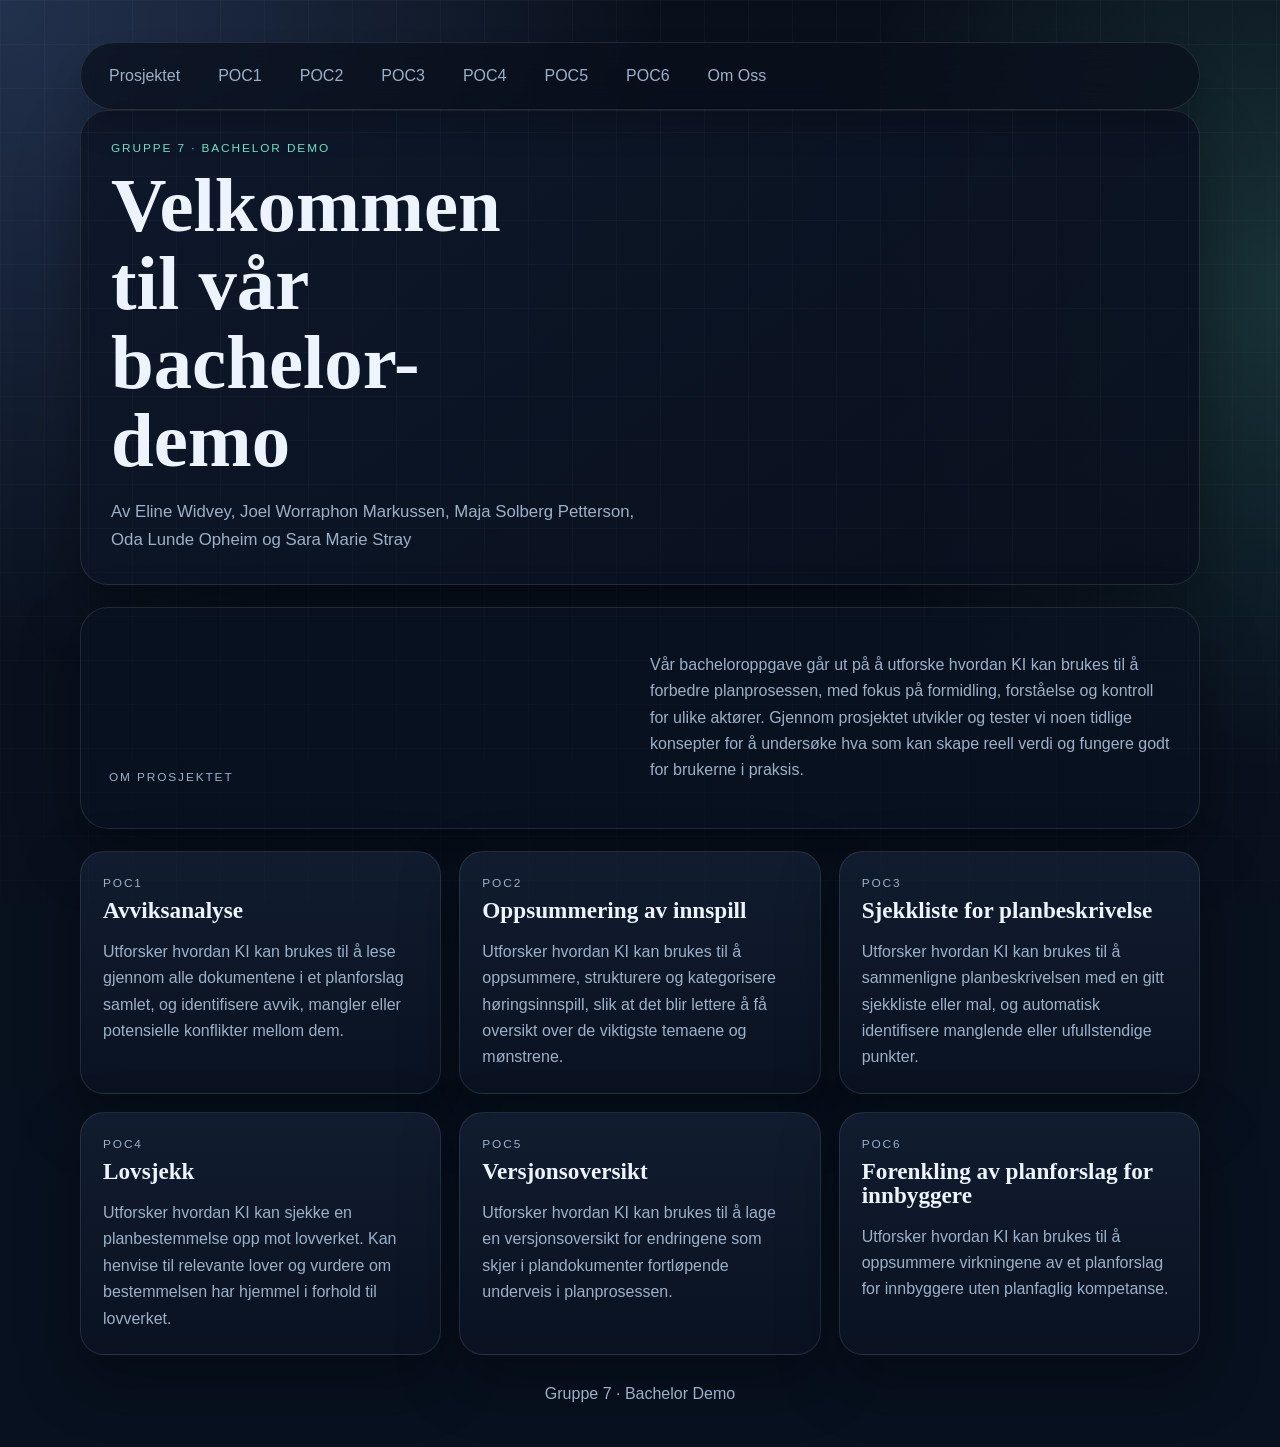
<file: index.html>
<!-- Netsiden -->
<!DOCTYPE html>
<html lang="no">
<head>
    <meta charset="UTF-8">
    <meta name="viewport" content="width=device-width, initial-scale=1.0">
    <title>Bachelor Demo</title>
    <link rel="stylesheet" href="style.css">
</head>
<body>
    
    <div class="page-shell">
        <nav class="site-nav" aria-label="Hovedmeny">
        <a href="index.html">Prosjektet</a>
        <a href="POC1.html">POC1</a>
        <a href="POC2.html">POC2</a>
        <a href="POC3.html">POC3</a>
        <a href="POC4.html">POC4</a>
        <a href="POC5.html">POC5</a>
        <a href="POC6.html">POC6</a>
        <a href="om-oss.html">Om Oss</a>
    </nav>
        <header class="hero" id="home">
            <div class="hero__content">
                <p class="eyebrow">Gruppe 7 · Bachelor Demo</p>
                <h1>Velkommen til vår bachelor-demo</h1>
                <p class="hero__lead">
                    Av Eline Widvey, Joel Worraphon Markussen, Maja Solberg Petterson, Oda Lunde Opheim og Sara Marie Stray            </p>
            </div>   
        </header>
        <main>
            <section class="intro section" id="om-oss">
                <div>
                    <p class="section-label">Om prosjektet</p>
                    <h2></h2>
                </div>
                <p>
                    Vår bacheloroppgave går ut på å utforske hvordan KI kan brukes til å forbedre planprosessen, med fokus på formidling, forståelse og kontroll for ulike aktører. Gjennom prosjektet utvikler og tester vi noen tidlige konsepter for å undersøke hva som kan skape reell verdi og fungere godt for brukerne i praksis.
                </p>
            </section>
            <section class="poc-grid section">
                <a class="poc-card" id="poc1" href="POC1.html">
                    <p class="poc-card__tag">POC1</p>
                    <h3>Avviksanalyse</h3>
                    <p>Utforsker hvordan KI kan brukes til å lese gjennom alle dokumentene i et planforslag samlet, og identifisere avvik, mangler eller potensielle konflikter mellom dem.</p>
                </a>
                <a class="poc-card" id="poc2" href="POC2.html">
                    <p class="poc-card__tag">POC2</p>
                    <h3>Oppsummering av innspill</h3>
                    <p>Utforsker hvordan KI kan brukes til å oppsummere, strukturere og kategorisere høringsinnspill, slik at det blir lettere å få oversikt over de viktigste temaene og mønstrene.</p>
                </a>
                <a class="poc-card" id="poc3" href="POC3.html">
                    <p class="poc-card__tag">POC3</p>
                    <h3>Sjekkliste for planbeskrivelse</h3>
                    <p>Utforsker hvordan KI kan brukes til å sammenligne planbeskrivelsen med en gitt sjekkliste eller mal, og automatisk identifisere manglende eller ufullstendige punkter.</p>
                </a>
                <a class="poc-card" id="poc4" href="POC4.html">
                    <p class="poc-card__tag">POC4</p>
                    <h3>Lovsjekk</h3>
                    <p>Utforsker hvordan KI kan sjekke en planbestemmelse opp mot lovverket. Kan henvise til relevante lover og vurdere om bestemmelsen har hjemmel i forhold til lovverket.</p>
                </a>
                <a class="poc-card" id="poc5" href="POC5.html">
                    <p class="poc-card__tag">POC5</p>
                    <h3>Versjonsoversikt</h3>
                    <p>Utforsker hvordan KI kan brukes til å lage en versjonsoversikt for endringene som skjer i plandokumenter fortløpende underveis i planprosessen.</p>
                </a>
                <a class="poc-card" id="poc6" href="POC6.html">
                    <p class="poc-card__tag">POC6</p>
                    <h3>Forenkling av planforslag for innbyggere</h3>
                    <p>Utforsker hvordan KI kan brukes til å oppsummere virkningene av et planforslag for innbyggere uten planfaglig kompetanse.</p>
                </a>
            </section>
        </main>
        <footer class="site-footer">
            <p>Gruppe 7 · Bachelor Demo</p>
        </footer>
    </div>
</body>
</html>
</file>
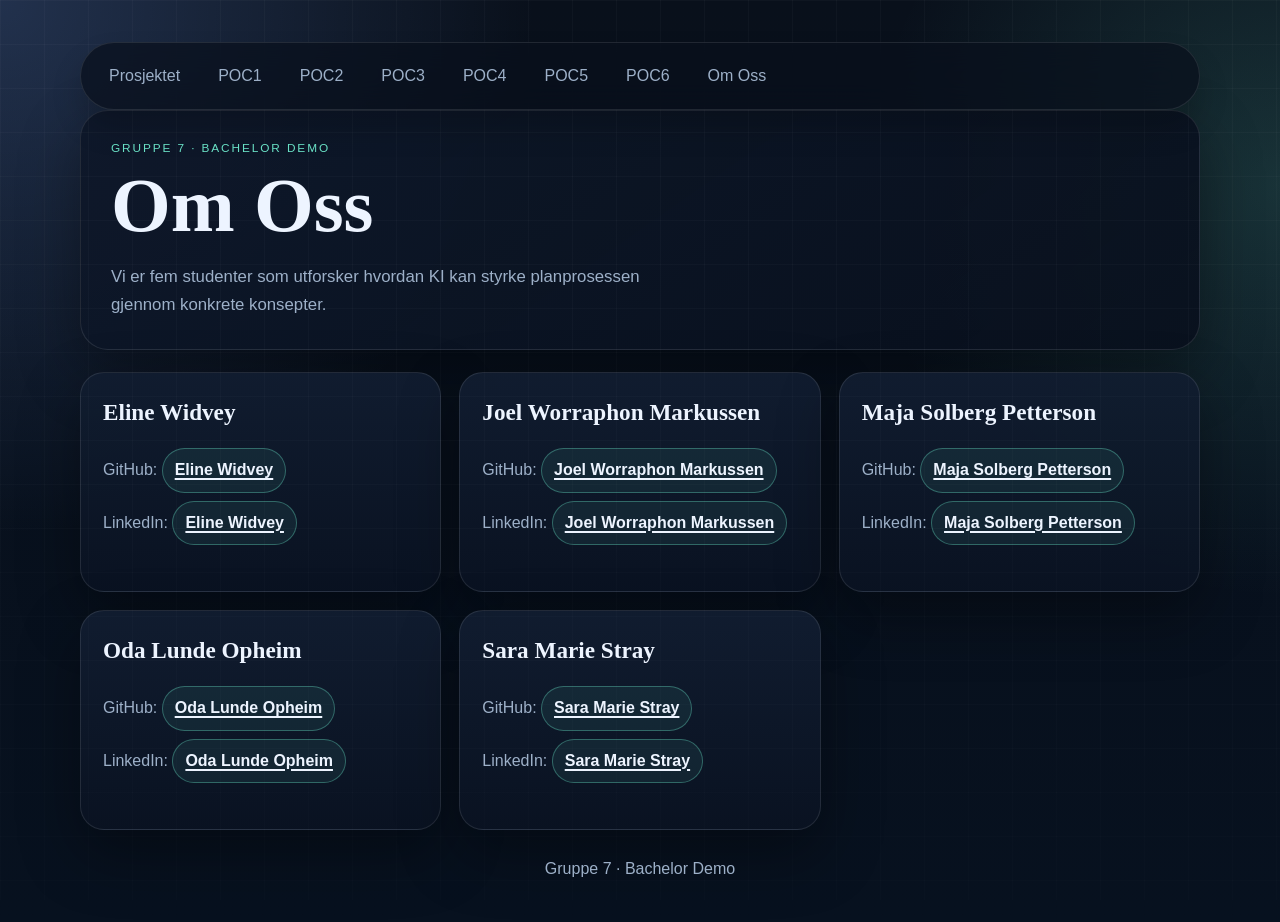
<file: om-oss.html>
<!DOCTYPE html>
<html lang="no">
<head>
    <meta charset="UTF-8">
    <meta name="viewport" content="width=device-width, initial-scale=1.0">
    <title>Om Oss</title>
    <link rel="stylesheet" href="style.css">
</head>
<body>
    <div class="page-shell">
        <nav class="site-nav" aria-label="Hovedmeny">
        <a href="index.html">Prosjektet</a>
        <a href="POC1.html">POC1</a>
        <a href="POC2.html">POC2</a>
        <a href="POC3.html">POC3</a>
        <a href="POC4.html">POC4</a>
        <a href="POC5.html">POC5</a>
        <a href="POC6.html">POC6</a>
        <a href="om-oss.html">Om Oss</a>
    </nav>
        <header class="hero" id="home">
            <div class="hero__content">
                <p class="eyebrow">Gruppe 7 · Bachelor Demo</p>
                <h1>Om Oss</h1>
                <p class="hero__lead">
                    Vi er fem studenter som utforsker hvordan KI kan styrke planprosessen gjennom konkrete konsepter.
                </p>
            </div>
        </header>
        <main>

            <section class="poc-grid section">
                <article class="poc-card" id="eline-widvey">
                    <p class="poc-card__tag"></p>
                    <h3>Eline Widvey</h3>
                    <p>
                        GitHub: <a class="social-link" href="https://github.com/ElineWi" target="_blank" rel="noopener noreferrer">Eline Widvey</a><br>
                        LinkedIn: <a class="social-link" href="https://www.linkedin.com/in/eline-widvey/" target="_blank" rel="noopener noreferrer">Eline Widvey</a>
                    </p>
                </article>
                <article class="poc-card" id="joel-worraphon-markussen">
                    <p class="poc-card__tag"></p>
                    <h3>Joel Worraphon Markussen</h3>
                    <p>
                        GitHub: <a class="social-link" href="https://github.com/jmarkussen" target="_blank" rel="noopener noreferrer">Joel Worraphon Markussen</a><br>
                        LinkedIn: <a class="social-link" href="https://www.linkedin.com/in/joelmarkussen/" target="_blank" rel="noopener noreferrer">Joel Worraphon Markussen</a>
                    </p>
                </article>
                <article class="poc-card" id="maja-solberg-petterson">
                    <p class="poc-card__tag"></p>
                    <h3>Maja Solberg Petterson</h3>
                    <p>
                        GitHub: <a class="social-link" href="https://github.com/majskolbe" target="_blank" rel="noopener noreferrer">Maja Solberg Petterson</a><br>
                        LinkedIn: <a class="social-link" href="https://www.linkedin.com/in/maja-petterson/" target="_blank" rel="noopener noreferrer">Maja Solberg Petterson</a>
                    </p>
                </article>
                <article class="poc-card" id="oda-lunde-opheim">
                    <p class="poc-card__tag"></p>
                    <h3>Oda Lunde Opheim</h3>
                    <p>
                        GitHub: <a class="social-link" href="https://github.com/Odalopheim" target="_blank" rel="noopener noreferrer">Oda Lunde Opheim</a><br>
                        LinkedIn: <a class="social-link" href="https://www.linkedin.com/in/odalundeopheim/" target="_blank" rel="noopener noreferrer">Oda Lunde Opheim</a>
                    </p>
                </article>
                <article class="poc-card" id="sara-marie-stray">
                    <p class="poc-card__tag"></p>
                    <h3>Sara Marie Stray</h3>
                    <p>
                        GitHub: <a class="social-link" href="https://github.com/sarastray" target="_blank" rel="noopener noreferrer">Sara Marie Stray</a><br>
                        LinkedIn: <a class="social-link" href="https://www.linkedin.com/in/sara-marie-stray/" target="_blank" rel="noopener noreferrer">Sara Marie Stray</a>
                    </p>
                </article>
            </section>
        </main>
        <footer class="site-footer">
            <p>Gruppe 7 · Bachelor Demo</p>
        </footer>
    </div>
</body>
</html>
</file>
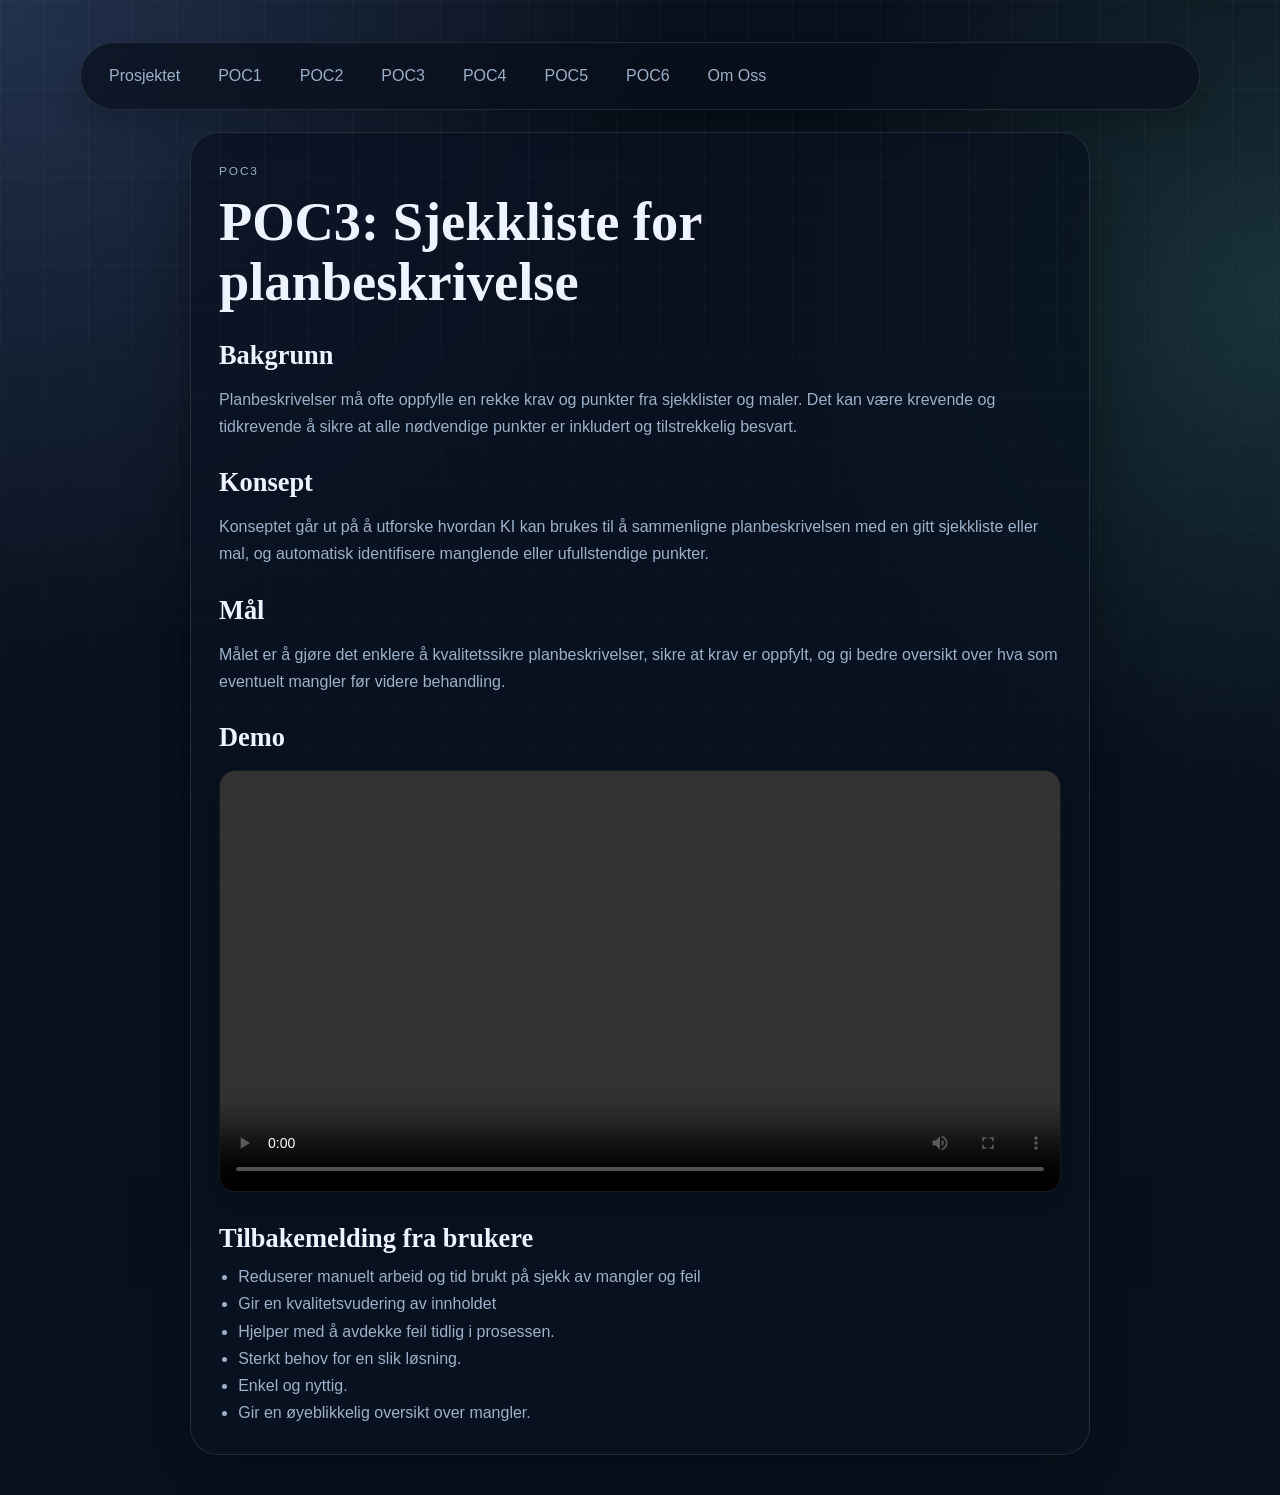
<file: POC3.html>
<!DOCTYPE html>
<html lang="no">
<head>
    <meta charset="UTF-8">
    <meta name="viewport" content="width=device-width, initial-scale=1.0">
    <title>POC3: Sjekkliste for planbeskrivelse</title>
    <link rel="stylesheet" href="style.css">
</head>
<body>
    <div class="page-shell">
        <nav class="site-nav" aria-label="Hovedmeny">
            <a href="index.html">Prosjektet</a>
            <a href="POC1.html">POC1</a>
            <a href="POC2.html">POC2</a>
            <a href="POC3.html">POC3</a>
            <a href="POC4.html">POC4</a>
            <a href="POC5.html">POC5</a>
            <a href="POC6.html">POC6</a>
            <a href="om-oss.html">Om Oss</a>
        </nav>
        <main class="container section poc-page">
            <p class="section-label">POC3</p>
            <h1>POC3: Sjekkliste for planbeskrivelse</h1>
        <h2>Bakgrunn</h2>
        <p>Planbeskrivelser må ofte oppfylle en rekke krav og punkter fra sjekklister og maler. Det kan være krevende og tidkrevende å sikre at alle nødvendige punkter er inkludert og tilstrekkelig besvart. </p>
        <h2>Konsept</h2>
        <p>Konseptet går ut på å utforske hvordan KI kan brukes til å sammenligne planbeskrivelsen med en gitt sjekkliste eller mal, og automatisk identifisere manglende eller ufullstendige punkter.</p>
        <h2>Mål</h2>
        <p>Målet er å gjøre det enklere å kvalitetssikre planbeskrivelser, sikre at krav er oppfylt, og gi bedre oversikt over hva som eventuelt mangler før videre behandling.
</p>
        <h2>Demo</h2>
        <video controls preload="metadata">
            <source src="Demo/POC3Demo.mp4" type="video/mp4">
            Nettleseren din stotter ikke avspilling av video.
        </video>

        <h2>Tilbakemelding fra brukere</h2>
        <ul>
            <li>Reduserer manuelt arbeid og tid brukt på sjekk av mangler og feil</li>
            <li>Gir en kvalitetsvudering av innholdet</li>
            <li>Hjelper med å avdekke feil tidlig i prosessen.</li>
            <li>Sterkt behov for en slik løsning. </li>
            <li>Enkel og nyttig.</li>
            <li>Gir en øyeblikkelig oversikt over mangler.</li>

        </ul>
        </main>
    </div>
</body>
</html>
</file>
<file: style.css>
:root {
	color-scheme: dark;
	--bg: #07111f;
	--panel: rgba(10, 18, 34, 0.78);
	--text: #edf4ff;
	--muted: #9db0c8;
	--accent: #6be4c8;
	--border: rgba(255, 255, 255, 0.1);
	--shadow: 0 24px 60px rgba(0, 0, 0, 0.35);
}

* {
	box-sizing: border-box;
}

html {
	scroll-behavior: smooth;
}

body {
	margin: 0;
	min-height: 100vh;
	font-family: "Trebuchet MS", "Segoe UI", sans-serif;
	color: var(--text);
	background:
		radial-gradient(circle at top left, rgba(122, 167, 255, 0.22), transparent 34%),
		radial-gradient(circle at right 20%, rgba(107, 228, 200, 0.16), transparent 28%),
		linear-gradient(180deg, #09101b 0%, var(--bg) 100%);
}

body::before {
	content: "";
	position: fixed;
	inset: 0;
	pointer-events: none;
	background-image: linear-gradient(rgba(255, 255, 255, 0.03) 1px, transparent 1px),
		linear-gradient(90deg, rgba(255, 255, 255, 0.03) 1px, transparent 1px);
	background-size: 44px 44px;
	mask-image: linear-gradient(180deg, rgba(0, 0, 0, 0.9), rgba(0, 0, 0, 0.35));
}

a {
	color: inherit;
	text-decoration: none;
}

.social-link {
	display: inline-block;
	margin-top: 8px;
	padding: 8px 12px;
	border: 1px solid rgba(107, 228, 200, 0.35);
	border-radius: 999px;
	background: rgba(107, 228, 200, 0.08);
	color: var(--text);
	font-weight: 600;
	text-decoration: underline;
	text-decoration-thickness: 1.5px;
	text-underline-offset: 0.18em;
	transition: transform 160ms ease, background 160ms ease, border-color 160ms ease;
}

.social-link:hover,
.social-link:focus-visible {
	background: rgba(107, 228, 200, 0.16);
	border-color: rgba(107, 228, 200, 0.7);
	transform: translateY(-1px);
	outline: none;
}

.page-shell {
	width: min(1120px, calc(100% - 32px));
	margin: 0 auto;
	padding: 24px 0 40px;
}

.hero {
	display: grid;
	grid-template-columns: 1.4fr 0.9fr;
	gap: 24px;
	align-items: stretch;
	padding: 30px;
	border: 1px solid var(--border);
	border-radius: 28px;
	background: linear-gradient(145deg, rgba(14, 24, 42, 0.96), rgba(9, 16, 29, 0.9));
	box-shadow: var(--shadow);
}

.eyebrow,
.section-label,
.poc-card__tag {
	margin: 0 0 12px;
	text-transform: uppercase;
	letter-spacing: 0.16em;
	font-size: 0.74rem;
	color: var(--accent);
}

.hero h1,
.intro h2,
.poc-card h3 {
	margin: 0;
	line-height: 1.02;
	font-family: "Georgia", "Times New Roman", serif;
}

.hero h1 {
	font-size: clamp(2.8rem, 6vw, 5.6rem);
	max-width: 10ch;
}

.hero__lead,
.intro p,
.poc-card p,
.panel-card p,
.site-footer p {
	color: var(--muted);
	line-height: 1.65;
}

.hero__lead {
	max-width: 58ch;
	margin: 18px 0 0;
	font-size: 1.05rem;
}

.site-nav {
	position: sticky;
	top: 16px;
	z-index: 10;
	display: flex;
	flex-wrap: wrap;
	gap: 10px;
	padding: 14px;
	margin: 18px 0 0;
	border: 1px solid var(--border);
	border-radius: 999px;
	backdrop-filter: blur(16px);
	background: rgba(9, 16, 29, 0.72);
	box-shadow: 0 18px 30px rgba(0, 0, 0, 0.18);
}

.site-nav a {
	padding: 10px 14px;
	border-radius: 999px;
	color: var(--muted);
	transition: background 160ms ease, color 160ms ease;
}

.site-nav a:hover,
.site-nav a:focus-visible {
	background: rgba(255, 255, 255, 0.07);
	color: var(--text);
	outline: none;
}

.section {
	margin-top: 22px;
	padding: 28px;
	border-radius: 28px;
	border: 1px solid var(--border);
	background: var(--panel);
	box-shadow: var(--shadow);
}

.intro {
	display: grid;
	grid-template-columns: 1fr 1fr;
	gap: 20px;
	align-items: end;
}

.intro h2 {
	font-size: clamp(1.8rem, 3vw, 3rem);
}

.poc-grid {
	display: grid;
	grid-template-columns: repeat(3, minmax(0, 1fr));
	gap: 18px;
	background: transparent;
	box-shadow: none;
	border: 0;
	padding: 0;
}

.poc-card {
	min-height: 220px;
	padding: 22px;
	border-radius: 24px;
	border: 1px solid var(--border);
	background: linear-gradient(180deg, rgba(17, 29, 48, 0.96), rgba(10, 19, 34, 0.95));
	box-shadow: var(--shadow);
}

.poc-card h3 {
	margin-top: 6px;
	font-size: 1.45rem;
}

.poc-card p {
	margin-bottom: 0;
}

.site-footer {
	padding: 26px 8px 0;
	text-align: center;
}

.site-footer p {
	margin: 0;
}

.container {
    max-width: 900px;
    margin: 0 auto;
    padding: 24px;
    border-radius: 14px;
    box-shadow: 0 8px 24px rgba(16, 32, 56, 0.12);
}

.container.section {
	margin-top: 22px;
	padding: 28px;
	border-radius: 28px;
	border: 1px solid var(--border);
	background: var(--panel);
	box-shadow: var(--shadow);
}

.poc-page h1,
.poc-page h2 {
	font-family: "Georgia", "Times New Roman", serif;
	line-height: 1.1;
	margin: 0;
}

.poc-page h1 {
	font-size: clamp(2rem, 4.8vw, 3.4rem);
	margin-bottom: 14px;
}

.poc-page h2 {
	font-size: clamp(1.2rem, 2.3vw, 1.65rem);
	margin-top: 28px;
	margin-bottom: 10px;
}

.poc-page p,
.poc-page li {
	color: var(--muted);
	line-height: 1.7;
}

.poc-page ul {
	margin: 0;
	padding-left: 1.2rem;
}

video {
    width: 100%;
    border-radius: 12px;
    background: #000;
    margin-top: 8px;
}

.poc-page video {
	border: 1px solid var(--border);
	border-radius: 16px;
	box-shadow: 0 14px 28px rgba(0, 0, 0, 0.28);
}

@media (max-width: 920px) {
	.hero,
	.intro,
	.poc-grid {
		grid-template-columns: 1fr;
	}

	.hero h1 {
		max-width: none;
	}

	.site-nav {
		border-radius: 22px;
	}
}

@media (max-width: 640px) {
	.page-shell {
		width: min(100% - 20px, 1120px);
		padding-top: 10px;
	}

	.hero,
	.section,
	.container.section {
		padding: 20px;
		border-radius: 22px;
	}

	.hero h1 {
		font-size: clamp(2.2rem, 12vw, 3.6rem);
	}

	.site-nav {
		top: 10px;
		padding: 10px;
	}

	.site-nav a {
		width: 100%;
	}
}
</file>
